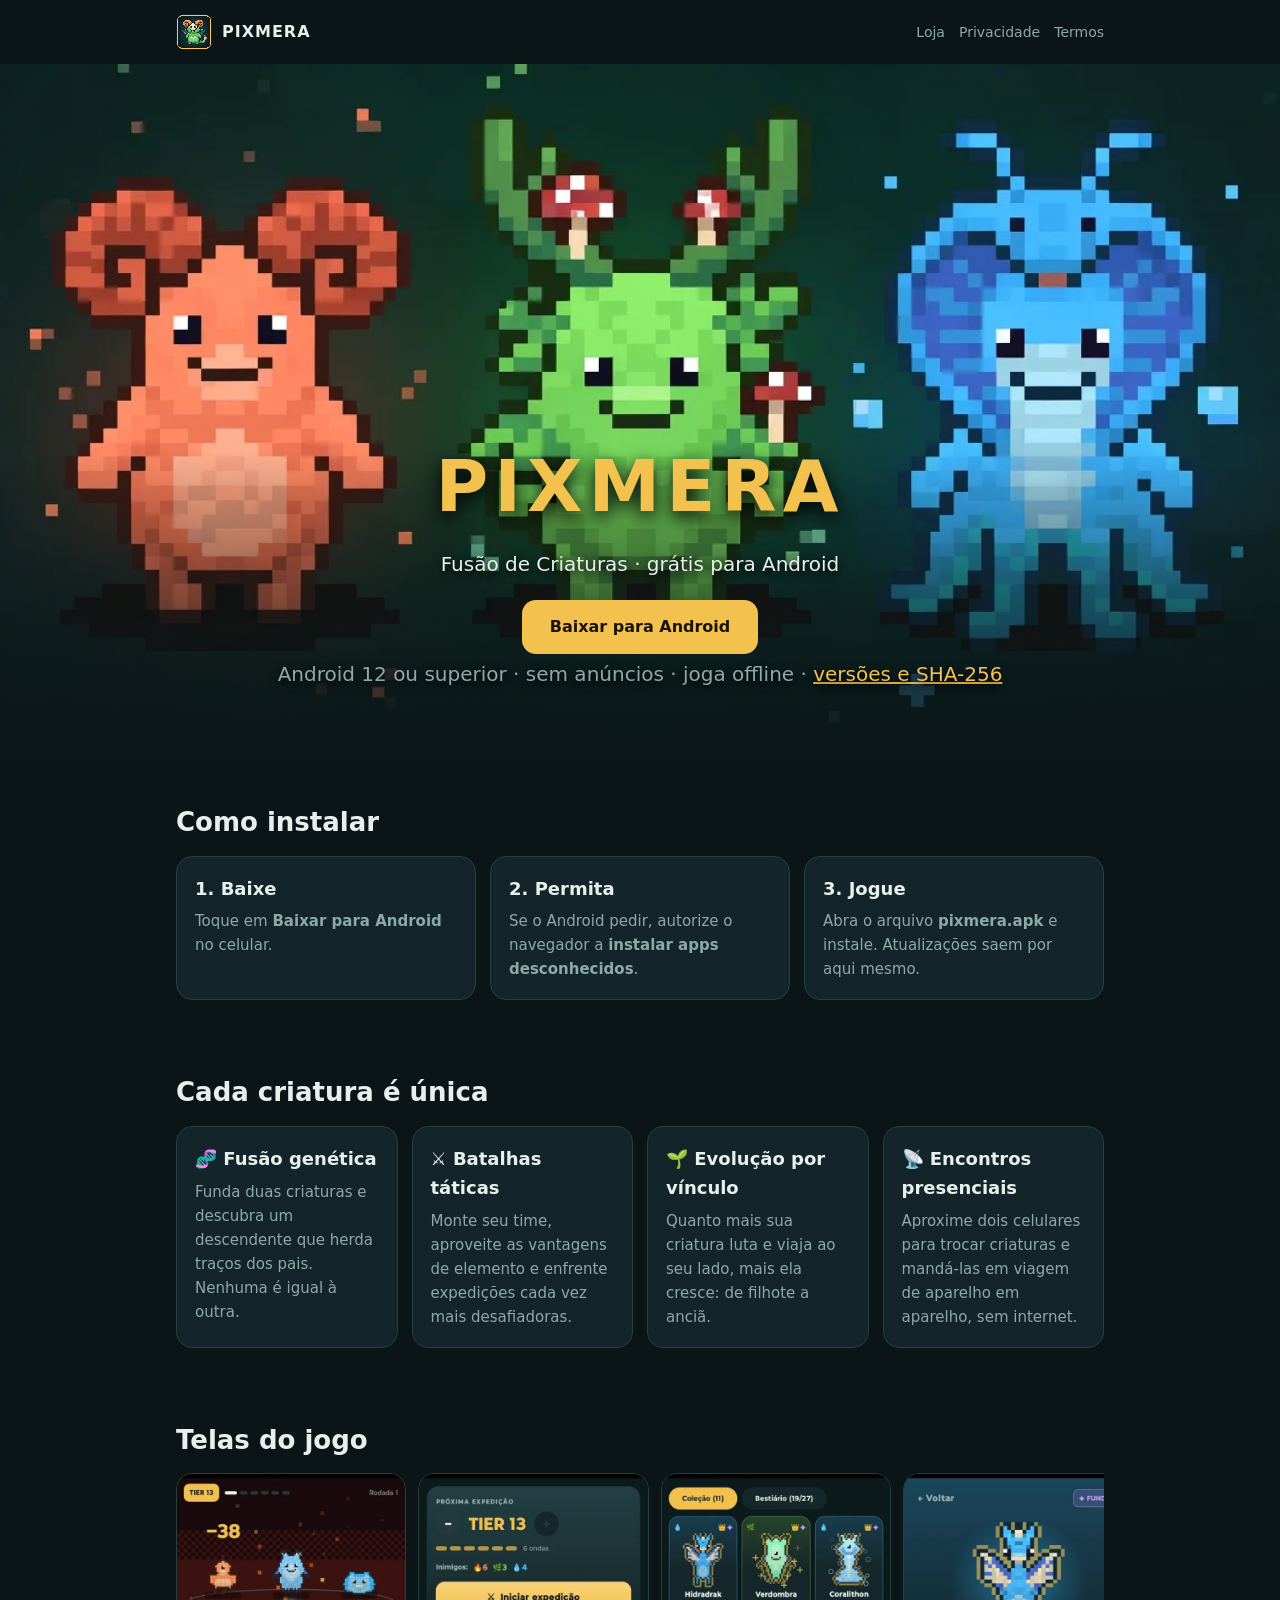
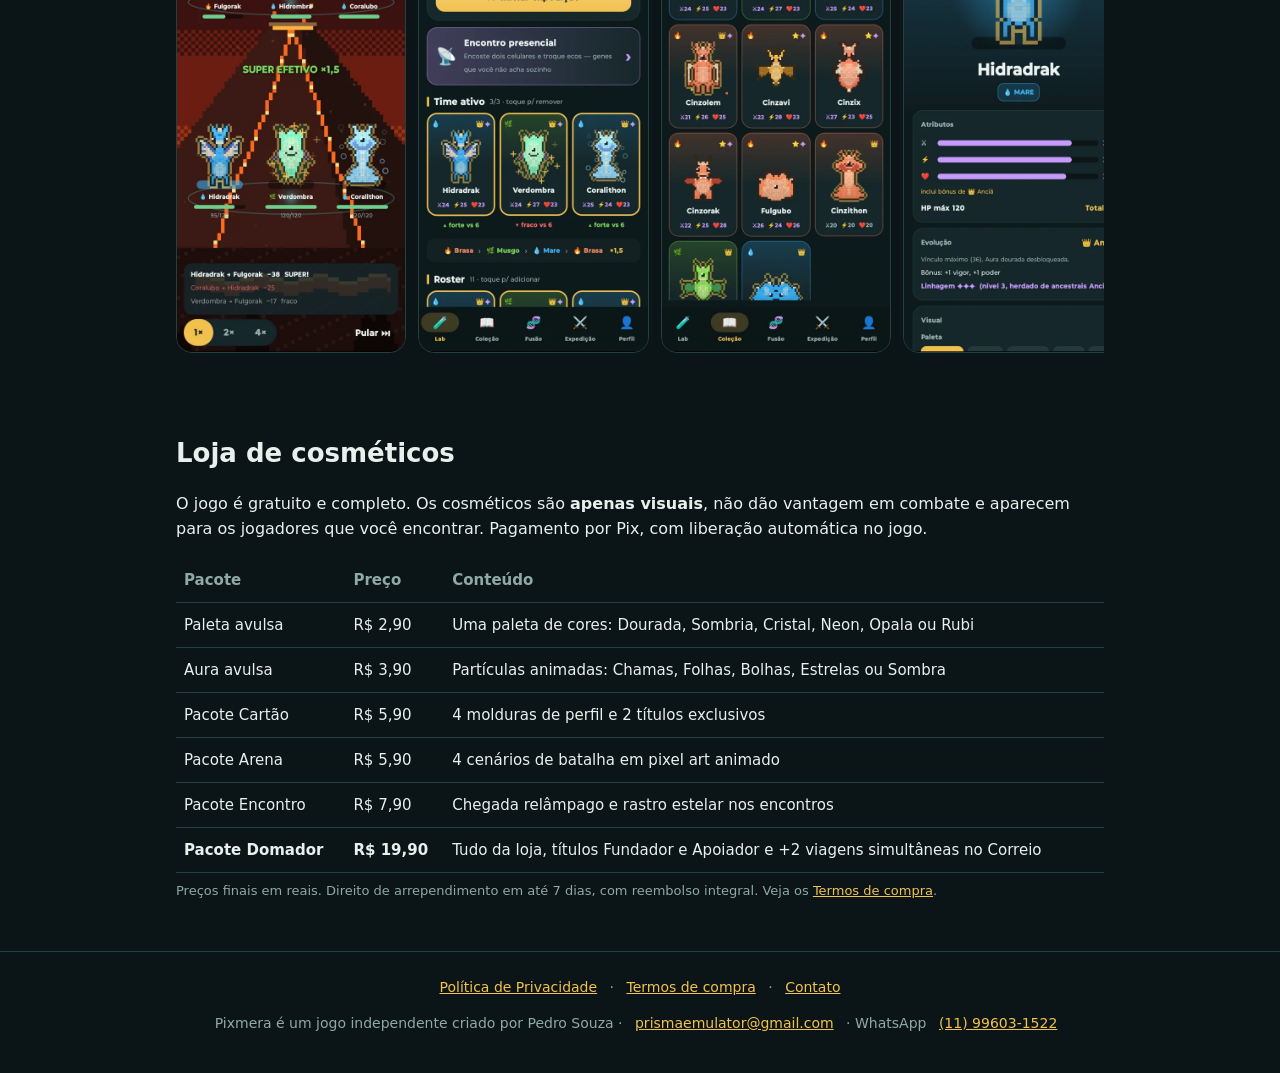
<file: index.html>
<!doctype html>
<html lang="pt-BR">
<head>
  <meta charset="utf-8">
  <meta name="viewport" content="width=device-width, initial-scale=1">
  <title>Pixmera: Fusão de Criaturas</title>
  <meta name="description" content="Colecione, funda e evolua criaturas únicas em pixel art. Batalhas táticas automáticas e encontros presenciais entre celulares. Grátis para Android.">
  <link rel="icon" href="img/icone.webp">
  <link rel="stylesheet" href="estilo.css">
</head>
<body>
  <header class="topo">
    <a class="marca" href="./"><img src="img/icone.webp" alt="">PIXMERA</a>
    <nav><a href="#loja">Loja</a><a href="privacidade.html">Privacidade</a><a href="termos.html">Termos</a></nav>
  </header>

  <div class="heroi">
    <div>
      <h1>PIXMERA</h1>
      <p>Fusão de Criaturas · grátis para Android</p>
      <a class="botao" href="https://github.com/Kurousagin/pixmera/releases/latest/download/pixmera.apk">Baixar para Android</a>
      <p class="nota">Android 12 ou superior · sem anúncios · joga offline · <a href="https://github.com/Kurousagin/pixmera/releases/latest">versões e SHA-256</a></p>
    </div>
  </div>

  <main class="conteudo">
    <section>
      <h2>Como instalar</h2>
      <div class="grade">
        <div class="cartao"><h3>1. Baixe</h3><p>Toque em <strong>Baixar para Android</strong> no celular.</p></div>
        <div class="cartao"><h3>2. Permita</h3><p>Se o Android pedir, autorize o navegador a <strong>instalar apps desconhecidos</strong>.</p></div>
        <div class="cartao"><h3>3. Jogue</h3><p>Abra o arquivo <strong>pixmera.apk</strong> e instale. Atualizações saem por aqui mesmo.</p></div>
      </div>
    </section>

    <section>
      <h2>Cada criatura é única</h2>
      <div class="grade">
        <div class="cartao"><h3>🧬 Fusão genética</h3><p>Funda duas criaturas e descubra um descendente que herda traços dos pais. Nenhuma é igual à outra.</p></div>
        <div class="cartao"><h3>⚔️ Batalhas táticas</h3><p>Monte seu time, aproveite as vantagens de elemento e enfrente expedições cada vez mais desafiadoras.</p></div>
        <div class="cartao"><h3>🌱 Evolução por vínculo</h3><p>Quanto mais sua criatura luta e viaja ao seu lado, mais ela cresce: de filhote a anciã.</p></div>
        <div class="cartao"><h3>📡 Encontros presenciais</h3><p>Aproxime dois celulares para trocar criaturas e mandá-las em viagem de aparelho em aparelho, sem internet.</p></div>
      </div>
    </section>

    <section>
      <h2>Telas do jogo</h2>
      <div class="galeria">
        <img src="img/batalha.webp" alt="Batalha no cenário Vulcão com criaturas anciãs" loading="lazy">
        <img src="img/laboratorio.webp" alt="Laboratório com o time ativo" loading="lazy">
        <img src="img/colecao.webp" alt="Coleção de criaturas raras" loading="lazy">
        <img src="img/detalhe.webp" alt="Detalhe de uma criatura anciã com linhagem" loading="lazy">
        <img src="img/loja.webp" alt="Loja de cosméticos" loading="lazy">
        <img src="img/vitrine.webp" alt="Vitrine do Pacote Domador" loading="lazy">
        <img src="img/arena.webp" alt="Cenários de arena em pixel art" loading="lazy">
        <img src="img/perfil.webp" alt="Perfil do domador com moldura de ouro" loading="lazy">
        <img src="img/encontro.webp" alt="Encontro presencial entre dois celulares" loading="lazy">
      </div>
    </section>

    <section id="loja">
      <h2>Loja de cosméticos</h2>
      <p>O jogo é gratuito e completo. Os cosméticos são <strong>apenas visuais</strong>, não dão vantagem em combate e aparecem para os jogadores que você encontrar. Pagamento por Pix, com liberação automática no jogo.</p>
      <div class="tabela">
        <table>
          <tr><th>Pacote</th><th>Preço</th><th>Conteúdo</th></tr>
          <tr><td>Paleta avulsa</td><td>R$ 2,90</td><td>Uma paleta de cores: Dourada, Sombria, Cristal, Neon, Opala ou Rubi</td></tr>
          <tr><td>Aura avulsa</td><td>R$ 3,90</td><td>Partículas animadas: Chamas, Folhas, Bolhas, Estrelas ou Sombra</td></tr>
          <tr><td>Pacote Cartão</td><td>R$ 5,90</td><td>4 molduras de perfil e 2 títulos exclusivos</td></tr>
          <tr><td>Pacote Arena</td><td>R$ 5,90</td><td>4 cenários de batalha em pixel art animado</td></tr>
          <tr><td>Pacote Encontro</td><td>R$ 7,90</td><td>Chegada relâmpago e rastro estelar nos encontros</td></tr>
          <tr><td><strong>Pacote Domador</strong></td><td><strong>R$ 19,90</strong></td><td>Tudo da loja, títulos Fundador e Apoiador e +2 viagens simultâneas no Correio</td></tr>
        </table>
      </div>
      <p class="nota">Preços finais em reais. Direito de arrependimento em até 7 dias, com reembolso integral. Veja os <a href="termos.html">Termos de compra</a>.</p>
    </section>
  </main>

  <footer>
    <a href="privacidade.html">Política de Privacidade</a> · <a href="termos.html">Termos de compra</a> · <a href="mailto:prismaemulator@gmail.com">Contato</a>
    <p>Pixmera é um jogo independente criado por Pedro Souza · <a href="mailto:prismaemulator@gmail.com">prismaemulator@gmail.com</a> · WhatsApp <a href="https://wa.me/5511996031522">(11) 99603-1522</a></p>
  </footer>
</body>
</html>
</file>
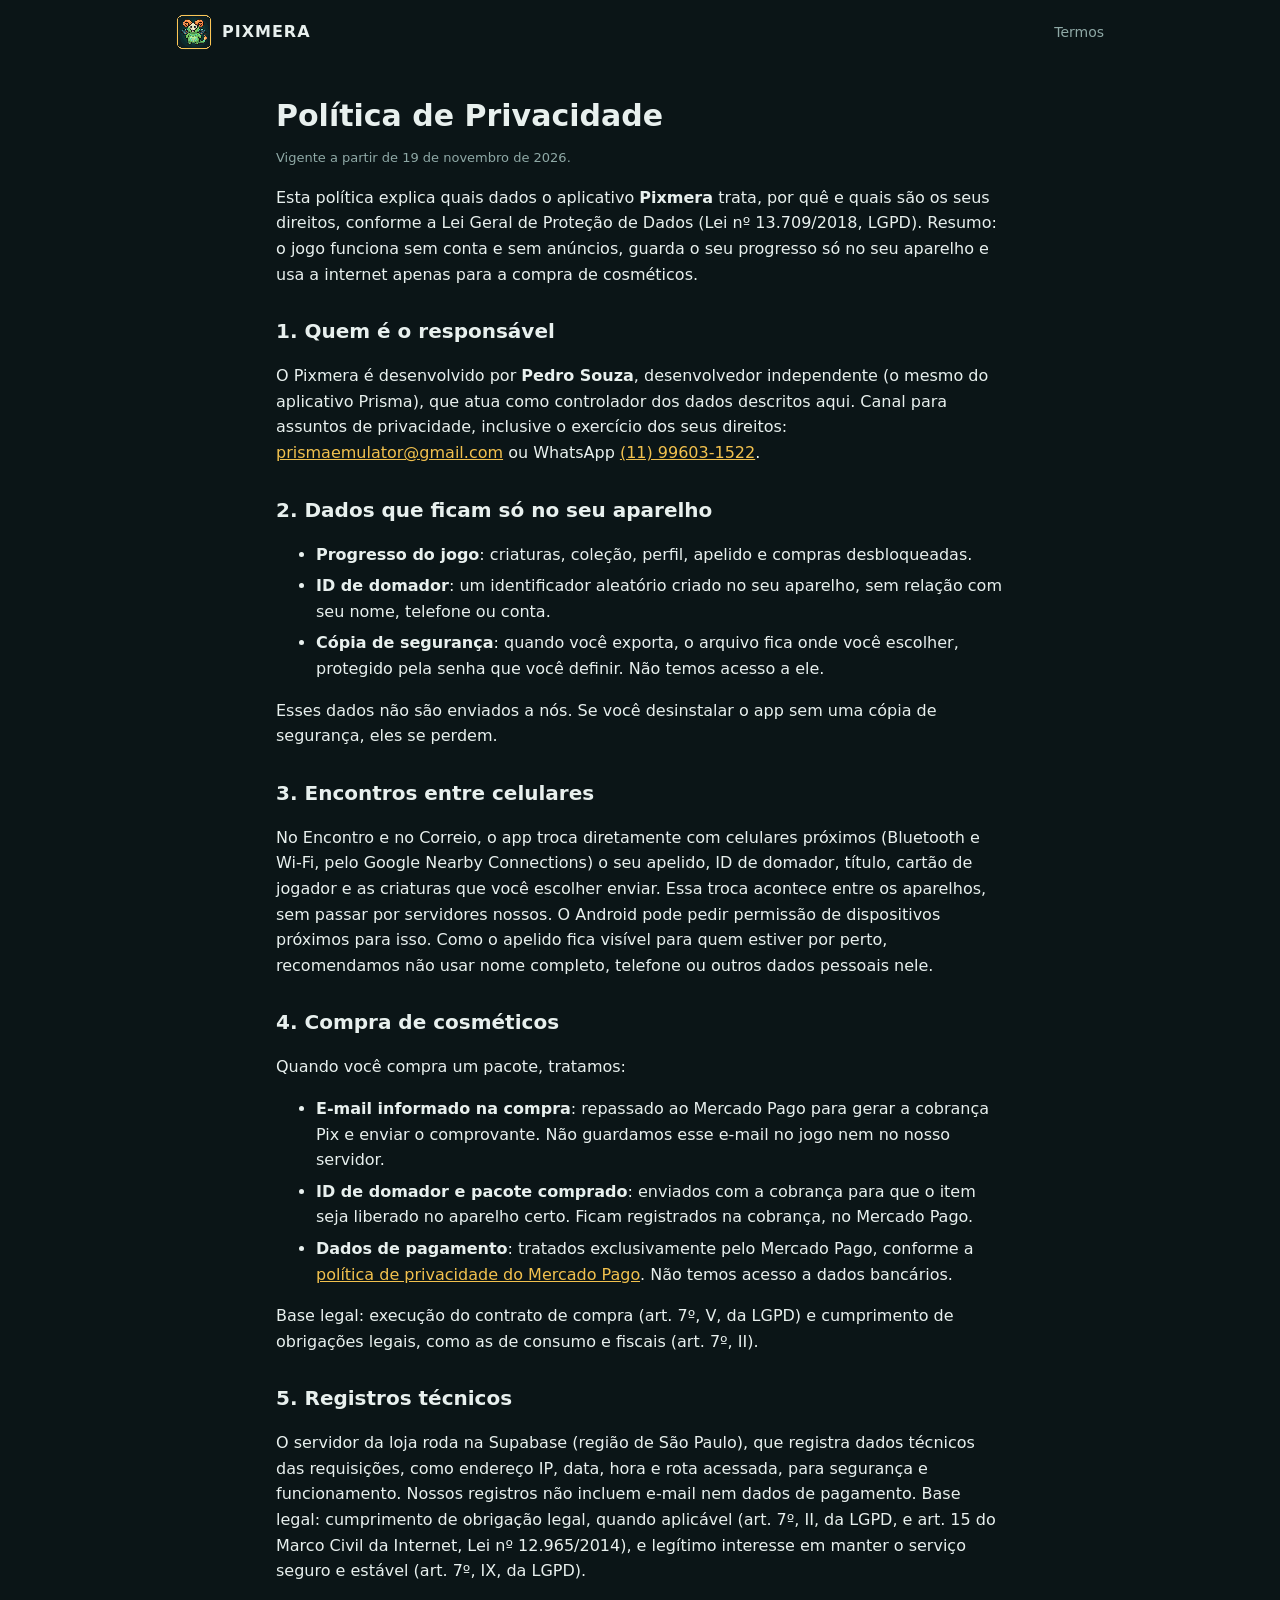
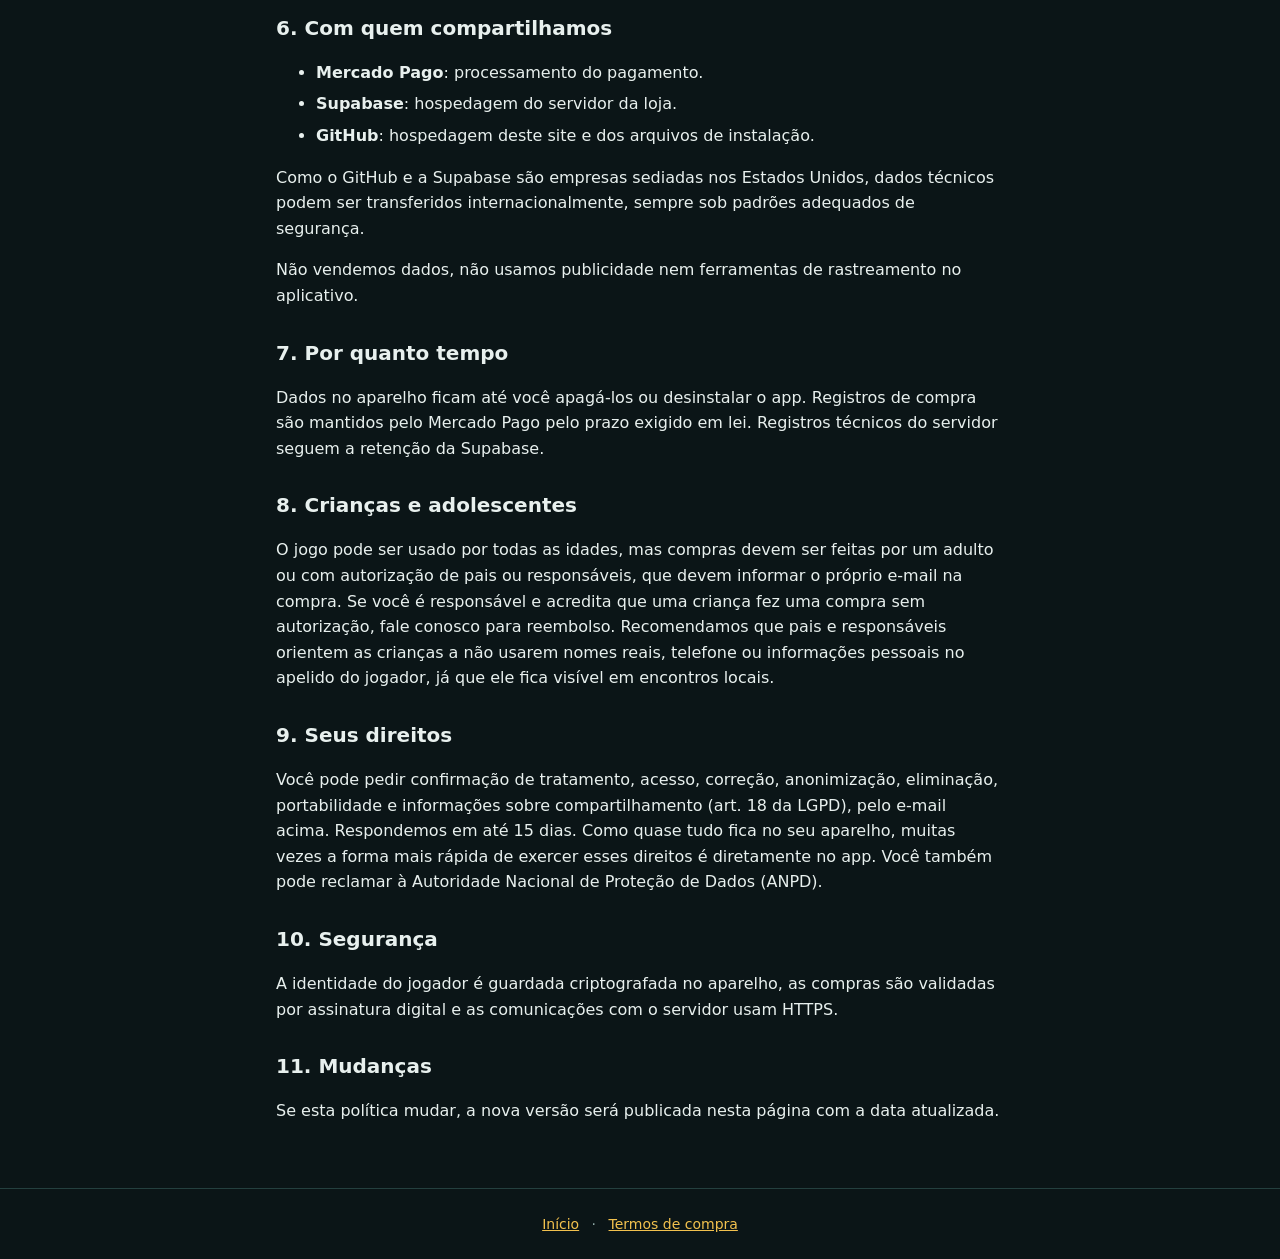
<file: privacidade.html>
<!doctype html>
<html lang="pt-BR">
<head>
  <meta charset="utf-8">
  <meta name="viewport" content="width=device-width, initial-scale=1">
  <title>Privacidade · Pixmera</title>
  <link rel="icon" href="img/icone.webp">
  <link rel="stylesheet" href="estilo.css">
</head>
<body>
  <header class="topo">
    <a class="marca" href="./"><img src="img/icone.webp" alt="">PIXMERA</a>
    <nav><a href="termos.html">Termos</a></nav>
  </header>
  <main class="conteudo legal">
    <h1>Política de Privacidade</h1>
    <p class="nota">Vigente a partir de 19 de novembro de 2026.</p>

    <p>Esta política explica quais dados o aplicativo <strong>Pixmera</strong> trata, por quê e quais são os seus direitos, conforme a Lei Geral de Proteção de Dados (Lei nº 13.709/2018, LGPD). Resumo: o jogo funciona sem conta e sem anúncios, guarda o seu progresso só no seu aparelho e usa a internet apenas para a compra de cosméticos.</p>

    <h2>1. Quem é o responsável</h2>
    <p>O Pixmera é desenvolvido por <strong>Pedro Souza</strong>, desenvolvedor independente (o mesmo do aplicativo Prisma), que atua como controlador dos dados descritos aqui. Canal para assuntos de privacidade, inclusive o exercício dos seus direitos: <a href="mailto:prismaemulator@gmail.com">prismaemulator@gmail.com</a> ou WhatsApp <a href="https://wa.me/5511996031522">(11) 99603-1522</a>.</p>

    <h2>2. Dados que ficam só no seu aparelho</h2>
    <ul>
      <li><strong>Progresso do jogo</strong>: criaturas, coleção, perfil, apelido e compras desbloqueadas.</li>
      <li><strong>ID de domador</strong>: um identificador aleatório criado no seu aparelho, sem relação com seu nome, telefone ou conta.</li>
      <li><strong>Cópia de segurança</strong>: quando você exporta, o arquivo fica onde você escolher, protegido pela senha que você definir. Não temos acesso a ele.</li>
    </ul>
    <p>Esses dados não são enviados a nós. Se você desinstalar o app sem uma cópia de segurança, eles se perdem.</p>

    <h2>3. Encontros entre celulares</h2>
    <p>No Encontro e no Correio, o app troca diretamente com celulares próximos (Bluetooth e Wi-Fi, pelo Google Nearby Connections) o seu apelido, ID de domador, título, cartão de jogador e as criaturas que você escolher enviar. Essa troca acontece entre os aparelhos, sem passar por servidores nossos. O Android pode pedir permissão de dispositivos próximos para isso. Como o apelido fica visível para quem estiver por perto, recomendamos não usar nome completo, telefone ou outros dados pessoais nele.</p>

    <h2>4. Compra de cosméticos</h2>
    <p>Quando você compra um pacote, tratamos:</p>
    <ul>
      <li><strong>E-mail informado na compra</strong>: repassado ao Mercado Pago para gerar a cobrança Pix e enviar o comprovante. Não guardamos esse e-mail no jogo nem no nosso servidor.</li>
      <li><strong>ID de domador e pacote comprado</strong>: enviados com a cobrança para que o item seja liberado no aparelho certo. Ficam registrados na cobrança, no Mercado Pago.</li>
      <li><strong>Dados de pagamento</strong>: tratados exclusivamente pelo Mercado Pago, conforme a <a href="https://www.mercadopago.com.br/privacidade" rel="noopener">política de privacidade do Mercado Pago</a>. Não temos acesso a dados bancários.</li>
    </ul>
    <p>Base legal: execução do contrato de compra (art. 7º, V, da LGPD) e cumprimento de obrigações legais, como as de consumo e fiscais (art. 7º, II).</p>

    <h2>5. Registros técnicos</h2>
    <p>O servidor da loja roda na Supabase (região de São Paulo), que registra dados técnicos das requisições, como endereço IP, data, hora e rota acessada, para segurança e funcionamento. Nossos registros não incluem e-mail nem dados de pagamento. Base legal: cumprimento de obrigação legal, quando aplicável (art. 7º, II, da LGPD, e art. 15 do Marco Civil da Internet, Lei nº 12.965/2014), e legítimo interesse em manter o serviço seguro e estável (art. 7º, IX, da LGPD).</p>

    <h2>6. Com quem compartilhamos</h2>
    <ul>
      <li><strong>Mercado Pago</strong>: processamento do pagamento.</li>
      <li><strong>Supabase</strong>: hospedagem do servidor da loja.</li>
      <li><strong>GitHub</strong>: hospedagem deste site e dos arquivos de instalação.</li>
    </ul>
    <p>Como o GitHub e a Supabase são empresas sediadas nos Estados Unidos, dados técnicos podem ser transferidos internacionalmente, sempre sob padrões adequados de segurança.</p>
    <p>Não vendemos dados, não usamos publicidade nem ferramentas de rastreamento no aplicativo.</p>

    <h2>7. Por quanto tempo</h2>
    <p>Dados no aparelho ficam até você apagá-los ou desinstalar o app. Registros de compra são mantidos pelo Mercado Pago pelo prazo exigido em lei. Registros técnicos do servidor seguem a retenção da Supabase.</p>

    <h2>8. Crianças e adolescentes</h2>
    <p>O jogo pode ser usado por todas as idades, mas compras devem ser feitas por um adulto ou com autorização de pais ou responsáveis, que devem informar o próprio e-mail na compra. Se você é responsável e acredita que uma criança fez uma compra sem autorização, fale conosco para reembolso. Recomendamos que pais e responsáveis orientem as crianças a não usarem nomes reais, telefone ou informações pessoais no apelido do jogador, já que ele fica visível em encontros locais.</p>

    <h2>9. Seus direitos</h2>
    <p>Você pode pedir confirmação de tratamento, acesso, correção, anonimização, eliminação, portabilidade e informações sobre compartilhamento (art. 18 da LGPD), pelo e-mail acima. Respondemos em até 15 dias. Como quase tudo fica no seu aparelho, muitas vezes a forma mais rápida de exercer esses direitos é diretamente no app. Você também pode reclamar à Autoridade Nacional de Proteção de Dados (ANPD).</p>

    <h2>10. Segurança</h2>
    <p>A identidade do jogador é guardada criptografada no aparelho, as compras são validadas por assinatura digital e as comunicações com o servidor usam HTTPS.</p>

    <h2>11. Mudanças</h2>
    <p>Se esta política mudar, a nova versão será publicada nesta página com a data atualizada.</p>
  </main>
  <footer><a href="./">Início</a> · <a href="termos.html">Termos de compra</a></footer>
</body>
</html>
</file>
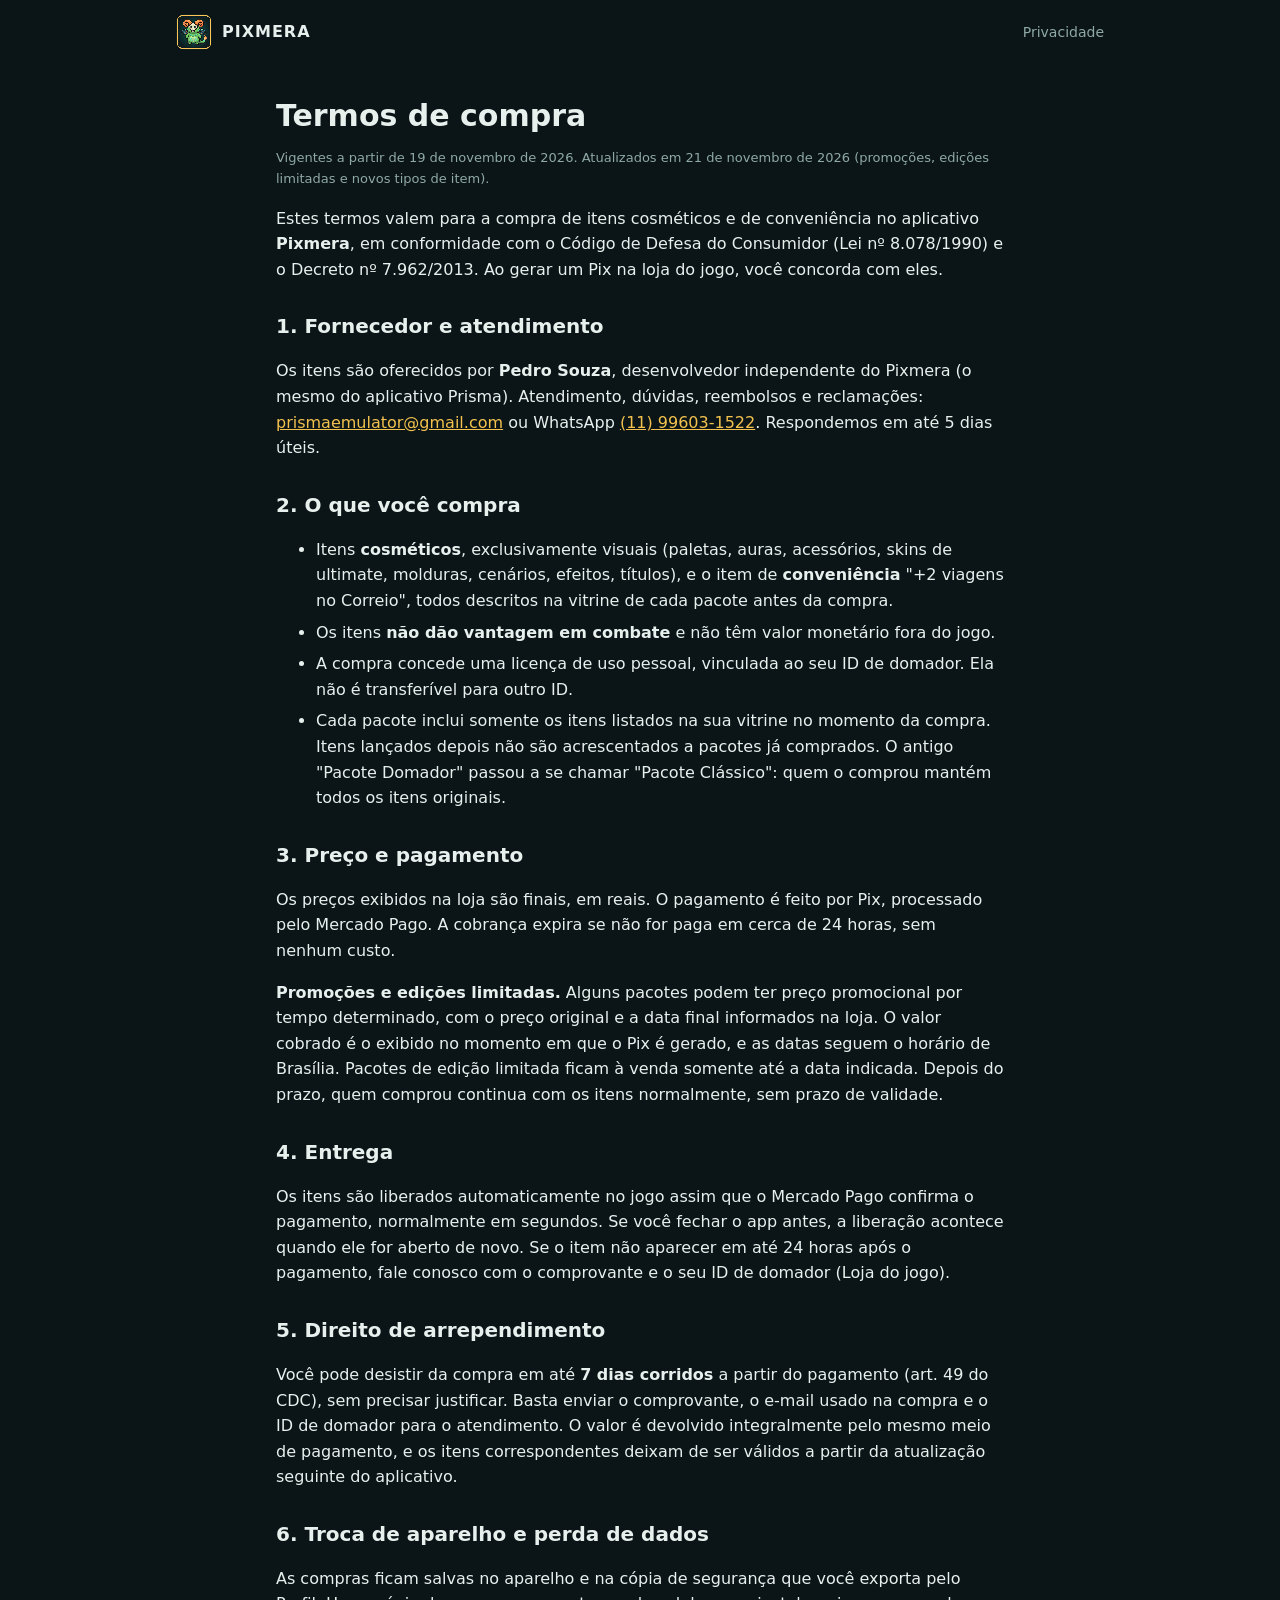
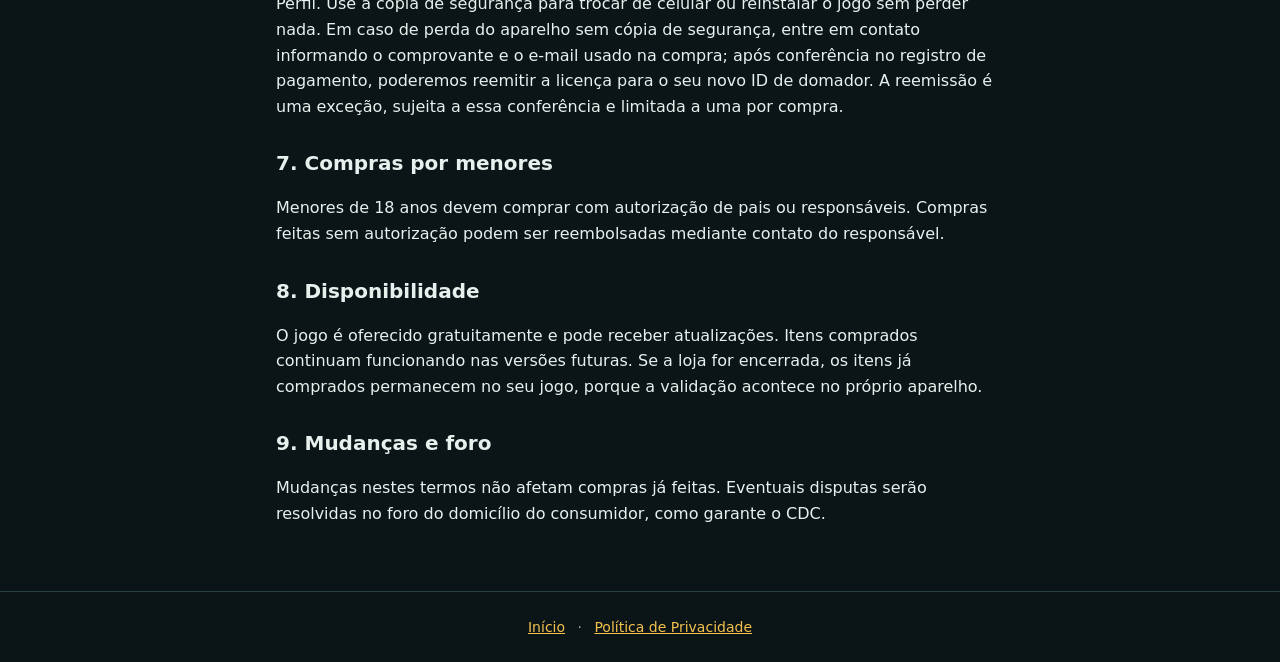
<file: termos.html>
<!doctype html>
<html lang="pt-BR">
<head>
  <meta charset="utf-8">
  <meta name="viewport" content="width=device-width, initial-scale=1">
  <title>Termos de compra · Pixmera</title>
  <link rel="icon" href="img/icone.webp">
  <link rel="stylesheet" href="estilo.css">
</head>
<body>
  <header class="topo">
    <a class="marca" href="./"><img src="img/icone.webp" alt="">PIXMERA</a>
    <nav><a href="privacidade.html">Privacidade</a></nav>
  </header>
  <main class="conteudo legal">
    <h1>Termos de compra</h1>
    <p class="nota">Vigentes a partir de 19 de novembro de 2026. Atualizados em 21 de novembro de 2026 (promoções, edições limitadas e novos tipos de item).</p>

    <p>Estes termos valem para a compra de itens cosméticos e de conveniência no aplicativo <strong>Pixmera</strong>, em conformidade com o Código de Defesa do Consumidor (Lei nº 8.078/1990) e o Decreto nº 7.962/2013. Ao gerar um Pix na loja do jogo, você concorda com eles.</p>

    <h2>1. Fornecedor e atendimento</h2>
    <p>Os itens são oferecidos por <strong>Pedro Souza</strong>, desenvolvedor independente do Pixmera (o mesmo do aplicativo Prisma). Atendimento, dúvidas, reembolsos e reclamações: <a href="mailto:prismaemulator@gmail.com">prismaemulator@gmail.com</a> ou WhatsApp <a href="https://wa.me/5511996031522">(11) 99603-1522</a>. Respondemos em até 5 dias úteis.</p>

    <h2>2. O que você compra</h2>
    <ul>
      <li>Itens <strong>cosméticos</strong>, exclusivamente visuais (paletas, auras, acessórios, skins de ultimate, molduras, cenários, efeitos, títulos), e o item de <strong>conveniência</strong> "+2 viagens no Correio", todos descritos na vitrine de cada pacote antes da compra.</li>
      <li>Os itens <strong>não dão vantagem em combate</strong> e não têm valor monetário fora do jogo.</li>
      <li>A compra concede uma licença de uso pessoal, vinculada ao seu ID de domador. Ela não é transferível para outro ID.</li>
      <li>Cada pacote inclui somente os itens listados na sua vitrine no momento da compra. Itens lançados depois não são acrescentados a pacotes já comprados. O antigo "Pacote Domador" passou a se chamar "Pacote Clássico": quem o comprou mantém todos os itens originais.</li>
    </ul>

    <h2>3. Preço e pagamento</h2>
    <p>Os preços exibidos na loja são finais, em reais. O pagamento é feito por Pix, processado pelo Mercado Pago. A cobrança expira se não for paga em cerca de 24 horas, sem nenhum custo.</p>
    <p><strong>Promoções e edições limitadas.</strong> Alguns pacotes podem ter preço promocional por tempo determinado, com o preço original e a data final informados na loja. O valor cobrado é o exibido no momento em que o Pix é gerado, e as datas seguem o horário de Brasília. Pacotes de edição limitada ficam à venda somente até a data indicada. Depois do prazo, quem comprou continua com os itens normalmente, sem prazo de validade.</p>

    <h2>4. Entrega</h2>
    <p>Os itens são liberados automaticamente no jogo assim que o Mercado Pago confirma o pagamento, normalmente em segundos. Se você fechar o app antes, a liberação acontece quando ele for aberto de novo. Se o item não aparecer em até 24 horas após o pagamento, fale conosco com o comprovante e o seu ID de domador (Loja do jogo).</p>

    <h2>5. Direito de arrependimento</h2>
    <p>Você pode desistir da compra em até <strong>7 dias corridos</strong> a partir do pagamento (art. 49 do CDC), sem precisar justificar. Basta enviar o comprovante, o e-mail usado na compra e o ID de domador para o atendimento. O valor é devolvido integralmente pelo mesmo meio de pagamento, e os itens correspondentes deixam de ser válidos a partir da atualização seguinte do aplicativo.</p>

    <h2>6. Troca de aparelho e perda de dados</h2>
    <p>As compras ficam salvas no aparelho e na cópia de segurança que você exporta pelo Perfil. Use a cópia de segurança para trocar de celular ou reinstalar o jogo sem perder nada. Em caso de perda do aparelho sem cópia de segurança, entre em contato informando o comprovante e o e-mail usado na compra; após conferência no registro de pagamento, poderemos reemitir a licença para o seu novo ID de domador. A reemissão é uma exceção, sujeita a essa conferência e limitada a uma por compra.</p>

    <h2>7. Compras por menores</h2>
    <p>Menores de 18 anos devem comprar com autorização de pais ou responsáveis. Compras feitas sem autorização podem ser reembolsadas mediante contato do responsável.</p>

    <h2>8. Disponibilidade</h2>
    <p>O jogo é oferecido gratuitamente e pode receber atualizações. Itens comprados continuam funcionando nas versões futuras. Se a loja for encerrada, os itens já comprados permanecem no seu jogo, porque a validação acontece no próprio aparelho.</p>

    <h2>9. Mudanças e foro</h2>
    <p>Mudanças nestes termos não afetam compras já feitas. Eventuais disputas serão resolvidas no foro do domicílio do consumidor, como garante o CDC.</p>
  </main>
  <footer><a href="./">Início</a> · <a href="privacidade.html">Política de Privacidade</a></footer>
</body>
</html>
</file>
<file: estilo.css>
:root {
  --fundo: #0b1517; --superficie: #13252a; --borda: #24403f;
  --texto: #e8f0ee; --secundario: #8fa9a6; --acento: #f2c14e;
}
* { box-sizing: border-box; }
body {
  margin: 0; background: var(--fundo); color: var(--texto);
  font: 16px/1.6 system-ui, -apple-system, "Segoe UI", Roboto, sans-serif;
}
a { color: var(--acento); }
.conteudo { max-width: 960px; margin: 0 auto; padding: 0 16px; }
header.topo {
  display: flex; align-items: center; justify-content: space-between; gap: 12px;
  padding: 14px 16px; max-width: 960px; margin: 0 auto;
}
header.topo .marca { display: flex; align-items: center; gap: 10px; font-weight: 800; color: var(--texto); text-decoration: none; letter-spacing: 1px; }
header.topo .marca img { width: 36px; height: 36px; border-radius: 9px; image-rendering: pixelated; }
header.topo nav a { color: var(--secundario); text-decoration: none; margin-left: 14px; font-size: 14px; }
.heroi {
  position: relative; min-height: 78vh; display: grid; place-items: end center; text-align: center;
  background: url(img/abertura.webp) center 55% / cover no-repeat; padding: 32px 16px 56px;
}
.heroi::after { content: ""; position: absolute; inset: 0; background: linear-gradient(transparent 55%, var(--fundo)); }
.heroi > div { position: relative; z-index: 1; }
.heroi h1 { font-size: clamp(40px, 9vw, 72px); letter-spacing: 6px; margin: 0; color: var(--acento); text-shadow: 0 6px 18px #000; }
.heroi p { margin: 4px 0 20px; font-size: clamp(16px, 3.5vw, 20px); text-shadow: 0 3px 10px #000; }
.botao {
  display: inline-block; background: var(--acento); color: #1a1405; font-weight: 800;
  padding: 14px 28px; border-radius: 14px; text-decoration: none;
}
.botao.desativado { background: var(--superficie); color: var(--secundario); border: 1px solid var(--borda); cursor: default; }
.nota { font-size: 13px; color: var(--secundario); margin-top: 8px; }
section { padding: 36px 0; }
h2 { font-size: 26px; margin: 0 0 12px; }
.grade { display: grid; gap: 14px; grid-template-columns: repeat(auto-fit, minmax(220px, 1fr)); }
.cartao { background: var(--superficie); border: 1px solid var(--borda); border-radius: 16px; padding: 18px; }
.cartao h3 { margin: 0 0 6px; font-size: 18px; }
.cartao p { margin: 0; color: var(--secundario); font-size: 15px; }
.galeria { display: flex; gap: 12px; overflow-x: auto; scroll-snap-type: x mandatory; padding-bottom: 8px; }
.galeria img { height: min(60vh, 480px); border-radius: 16px; border: 1px solid var(--borda); scroll-snap-align: start; flex: none; }
table { width: 100%; border-collapse: collapse; font-size: 15px; }
th, td { text-align: left; padding: 10px 8px; border-bottom: 1px solid var(--borda); vertical-align: top; }
th { color: var(--secundario); font-weight: 600; }
.tabela { overflow-x: auto; }
footer { border-top: 1px solid var(--borda); padding: 24px 16px; text-align: center; color: var(--secundario); font-size: 14px; }
footer a { margin: 0 8px; }
.legal { max-width: 760px; padding-top: 8px; padding-bottom: 48px; }
.legal h1 { font-size: 30px; margin-bottom: 4px; }
.legal h2 { font-size: 20px; margin-top: 28px; }
.legal li { margin-bottom: 6px; }
</file>
